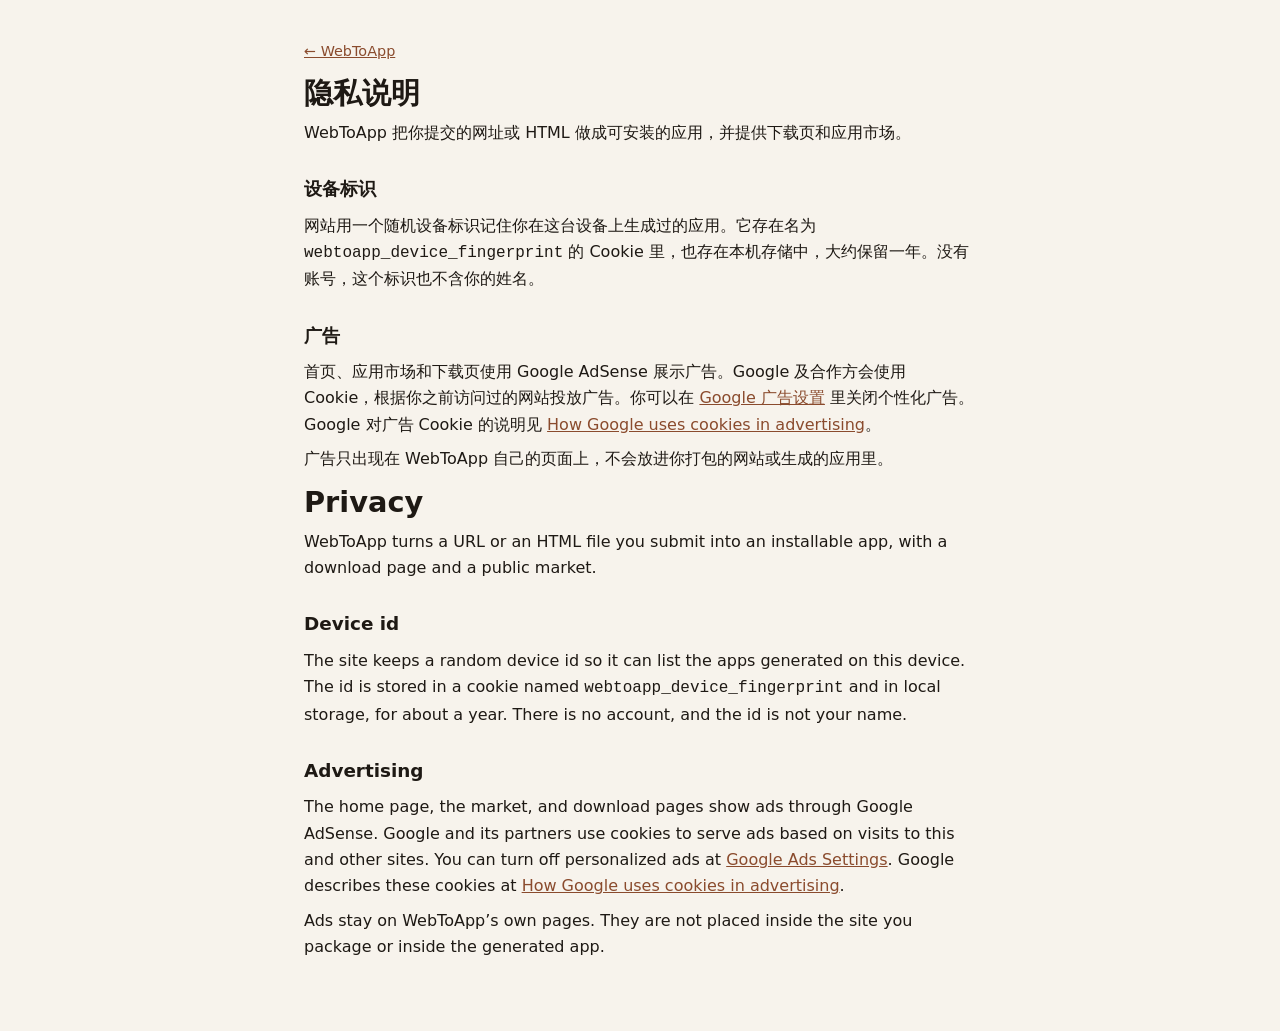
<file: privacy.html>
<!DOCTYPE html>
<html lang="zh-CN">
<head>
  <meta charset="UTF-8">
  <meta name="viewport" content="width=device-width, initial-scale=1.0">
  <title>隐私说明 · Privacy — WebToApp</title>
  <meta name="description" content="WebToApp 如何使用设备标识，以及页面上的 Google 广告。">
  <link rel="icon" href="assets/site-logo.jpg">
  <style>
    body { margin: 0; background: #f7f3ec; color: #1e1914; font: 16px/1.65 Inter, "Noto Serif SC", system-ui, sans-serif; }
    main { max-width: 42rem; margin: 0 auto; padding: 32px 20px 64px; }
    a { color: #8a4b2d; }
    h1 { font-size: 1.8rem; line-height: 1.25; margin: 12px 0 8px; }
    h2 { font-size: 1.15rem; margin: 28px 0 8px; }
    p { margin: 8px 0; }
    .back { font-size: 0.9rem; }
  </style>
</head>
<body>
  <main>
    <p class="back"><a href="/">← WebToApp</a></p>
    <h1>隐私说明</h1>
    <p>WebToApp 把你提交的网址或 HTML 做成可安装的应用，并提供下载页和应用市场。</p>
    <h2>设备标识</h2>
    <p>网站用一个随机设备标识记住你在这台设备上生成过的应用。它存在名为 <code>webtoapp_device_fingerprint</code> 的 Cookie 里，也存在本机存储中，大约保留一年。没有账号，这个标识也不含你的姓名。</p>
    <h2>广告</h2>
    <p>首页、应用市场和下载页使用 Google AdSense 展示广告。Google 及合作方会使用 Cookie，根据你之前访问过的网站投放广告。你可以在 <a href="https://adssettings.google.com" rel="noopener noreferrer">Google 广告设置</a> 里关闭个性化广告。Google 对广告 Cookie 的说明见 <a href="https://policies.google.com/technologies/ads" rel="noopener noreferrer">How Google uses cookies in advertising</a>。</p>
    <p>广告只出现在 WebToApp 自己的页面上，不会放进你打包的网站或生成的应用里。</p>

    <h1>Privacy</h1>
    <p>WebToApp turns a URL or an HTML file you submit into an installable app, with a download page and a public market.</p>
    <h2>Device id</h2>
    <p>The site keeps a random device id so it can list the apps generated on this device. The id is stored in a cookie named <code>webtoapp_device_fingerprint</code> and in local storage, for about a year. There is no account, and the id is not your name.</p>
    <h2>Advertising</h2>
    <p>The home page, the market, and download pages show ads through Google AdSense. Google and its partners use cookies to serve ads based on visits to this and other sites. You can turn off personalized ads at <a href="https://adssettings.google.com" rel="noopener noreferrer">Google Ads Settings</a>. Google describes these cookies at <a href="https://policies.google.com/technologies/ads" rel="noopener noreferrer">How Google uses cookies in advertising</a>.</p>
    <p>Ads stay on WebToApp’s own pages. They are not placed inside the site you package or inside the generated app.</p>
  </main>
</body>
</html>
</file>
